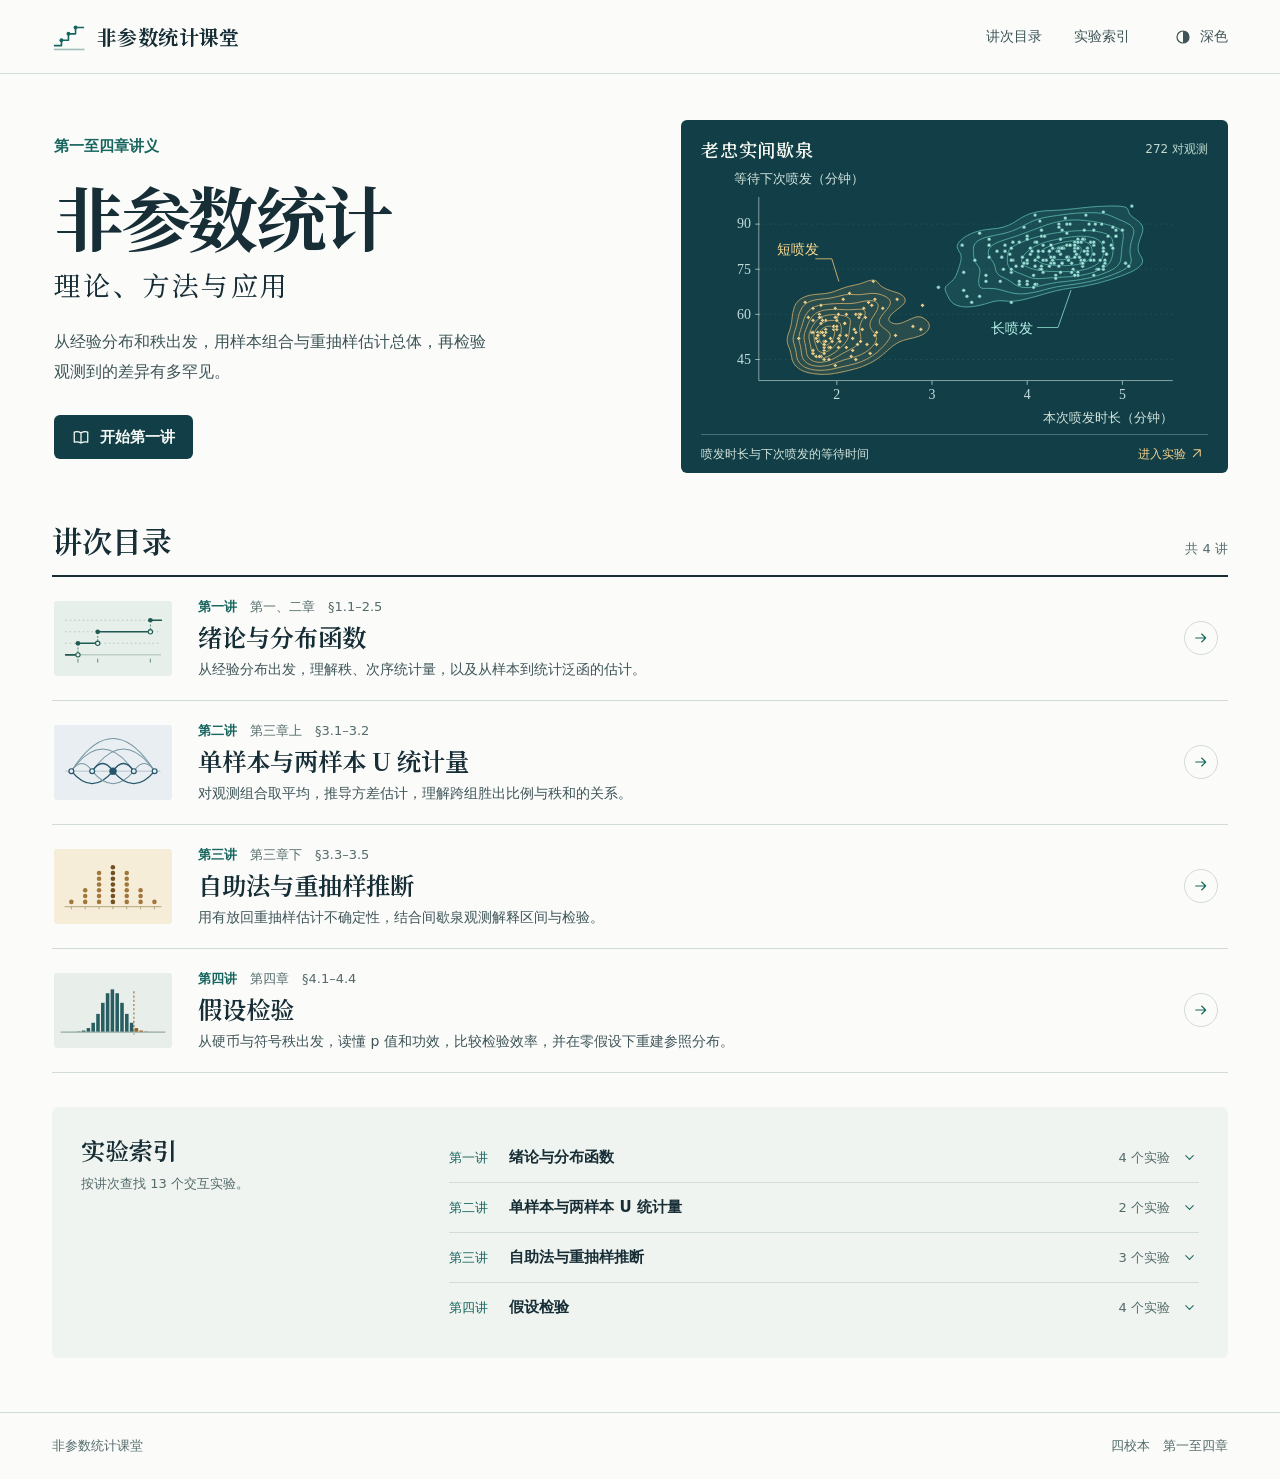
<file: index.html>
<!doctype html><html lang="zh-CN"><head><meta charset="utf-8"><meta name="viewport" content="width=device-width,initial-scale=1"><title>课程首页 · 非参数统计课堂</title><script>try{document.documentElement.dataset.theme=localStorage.getItem("nonparam-course-theme")||"light"}catch(e){}</script><link rel="stylesheet" href="assets/type/type.css"><link rel="stylesheet" href="assets/course.css"><link rel="stylesheet" href="assets/edition.css"><link rel="stylesheet" href="assets/cover.css"></head><body data-page="home"><a class="skip" href="#lectures">跳至课程目录</a>
<header class="mast"><div class="margin mast-inside"><a class="brand" href="index.html"><span class="brandmark"><svg viewBox="0 0 37 33" aria-hidden="true" fill="none"><g stroke="currentColor" stroke-width="1.7" stroke-linejoin="round"><path d="M2 26.2h8v-5.7h7.4v-6.8h7.5V7h9"/><path d="M2 30.2h32.3" opacity=".4"/></g><g fill="currentColor"><circle cx="10" cy="20.4" r="2.1"/><circle cx="17.4" cy="13.7" r="2.1"/><circle cx="24.9" cy="7" r="2.1"/></g></svg></span>非参数统计课堂</a><nav aria-label="课程导航"><a href="#lectures">讲次目录</a><a href="#experiments">实验索引</a><button class="theme" type="button" data-theme aria-label="切换深浅主题"><svg class="icon" aria-hidden="true" viewBox="0 0 24 24" fill="none" stroke="currentColor" stroke-width="1.65" stroke-linecap="round" stroke-linejoin="round"><circle cx="12" cy="12" r="8"/><path d="M12 4a8 8 0 0 1 0 16z" fill="currentColor" stroke="none"/></svg><span class="theme-label">深色</span></button></nav></div></header>
<main class="margin atlas"><section class="cover" aria-labelledby="course-name"><div class="cover-intro"><p class="coverage">第一至四章讲义</p><h1 id="course-name">非参数统计</h1><p class="book-subtitle">理论、方法与应用</p><p class="course-intro">从经验分布和秩出发，用样本组合与重抽样估计总体，再检验观测到的差异有多罕见。</p><div class="cover-actions"><a class="read-first" href="lec1.html"><svg class="icon" aria-hidden="true" viewBox="0 0 24 24" fill="none" stroke="currentColor" stroke-width="1.65" stroke-linecap="round" stroke-linejoin="round"><path d="M3 5.4c3.4-1.2 6.1-.7 9 1.1 2.9-1.8 5.6-2.3 9-1.1v13.4c-3.1-.9-6-.4-9 1.3-3-1.7-5.9-2.2-9-1.3zM12 6.8v13"/></svg>开始第一讲</a></div></div>
<figure class="study-plate"><div class="plate-top"><span>老忠实间歇泉</span><span>272 对观测</span></div><img width="530" height="307" src="assets/faithful-plate.svg" alt="老忠实间歇泉的 272 对观测。短喷发后等待约 55 分钟，长喷发后约 80 分钟。"><figcaption><span>喷发时长与下次喷发的等待时间</span><a href="lec3.html#lab-faithful">进入实验<svg class="icon" aria-hidden="true" viewBox="0 0 24 24" fill="none" stroke="currentColor" stroke-width="1.65" stroke-linecap="round" stroke-linejoin="round"><path d="M7 17 18 6M8 6h10v10"/></svg></a></figcaption></figure></section>
<section id="lectures" class="contents"><div class="section-cap"><h2>讲次目录</h2><span>共 4 讲</span></div><ol class="lesson-list"><li><a href="lec1.html" class="lesson-entry">
    <img src="assets/vignette-1.svg" class="vignette" width="126" height="78" alt="">
    <div class="entry-text"><div class="entry-range"><span>第一讲</span><span>第一、二章　§1.1–2.5</span></div><h3>绪论与分布函数</h3><p>从经验分布出发，理解秩、次序统计量，以及从样本到统计泛函的估计。</p></div>
    <span class="entry-go"><svg class="icon" aria-hidden="true" viewBox="0 0 24 24" fill="none" stroke="currentColor" stroke-width="1.65" stroke-linecap="round" stroke-linejoin="round"><path d="M4 12h15m-6-6 6 6-6 6"/></svg></span></a></li><li><a href="lec2.html" class="lesson-entry">
    <img src="assets/vignette-2.svg" class="vignette" width="126" height="78" alt="">
    <div class="entry-text"><div class="entry-range"><span>第二讲</span><span>第三章上　§3.1–3.2</span></div><h3>单样本与两样本 U 统计量</h3><p>对观测组合取平均，推导方差估计，理解跨组胜出比例与秩和的关系。</p></div>
    <span class="entry-go"><svg class="icon" aria-hidden="true" viewBox="0 0 24 24" fill="none" stroke="currentColor" stroke-width="1.65" stroke-linecap="round" stroke-linejoin="round"><path d="M4 12h15m-6-6 6 6-6 6"/></svg></span></a></li><li><a href="lec3.html" class="lesson-entry">
    <img src="assets/vignette-3.svg" class="vignette" width="126" height="78" alt="">
    <div class="entry-text"><div class="entry-range"><span>第三讲</span><span>第三章下　§3.3–3.5</span></div><h3>自助法与重抽样推断</h3><p>用有放回重抽样估计不确定性，结合间歇泉观测解释区间与检验。</p></div>
    <span class="entry-go"><svg class="icon" aria-hidden="true" viewBox="0 0 24 24" fill="none" stroke="currentColor" stroke-width="1.65" stroke-linecap="round" stroke-linejoin="round"><path d="M4 12h15m-6-6 6 6-6 6"/></svg></span></a></li><li><a href="lec4.html" class="lesson-entry">
    <img src="assets/vignette-4.svg" class="vignette" width="126" height="78" alt="">
    <div class="entry-text"><div class="entry-range"><span>第四讲</span><span>第四章　§4.1–4.4</span></div><h3>假设检验</h3><p>从硬币与符号秩出发，读懂 p 值和功效，比较检验效率，并在零假设下重建参照分布。</p></div>
    <span class="entry-go"><svg class="icon" aria-hidden="true" viewBox="0 0 24 24" fill="none" stroke="currentColor" stroke-width="1.65" stroke-linecap="round" stroke-linejoin="round"><path d="M4 12h15m-6-6 6 6-6 6"/></svg></span></a></li></ol></section>
<section id="experiments" class="experiments"><div class="experiment-intro"><h2>实验索引</h2><p>按讲次查找 13 个交互实验。</p></div><div class="experiment-register"><details class="experiment-group"><summary><span class="group-no">第一讲</span><span class="group-name">绪论与分布函数</span><span class="group-count">4 个实验</span><svg class="icon" aria-hidden="true" viewBox="0 0 24 24" fill="none" stroke="currentColor" stroke-width="1.65" stroke-linecap="round" stroke-linejoin="round"><path d="m6 9 6 6 6-6"/></svg></summary><div class="experiment-links"><a href="lec1.html#lab-edf">阈值移动时，哪一级台阶会跳？</a><a href="lec1.html#lab-dkw">要保证误差不超过 0.10，需要多少个观测？</a><a href="lec1.html#lab-rank">重复值的平均秩</a><a href="lec1.html#lab-plugin">一个极端值会改变哪些估计？</a></div></details><details class="experiment-group"><summary><span class="group-no">第二讲</span><span class="group-name">单样本与两样本 U 统计量</span><span class="group-count">2 个实验</span><svg class="icon" aria-hidden="true" viewBox="0 0 24 24" fill="none" stroke="currentColor" stroke-width="1.65" stroke-linecap="round" stroke-linejoin="round"><path d="m6 9 6 6 6-6"/></svg></summary><div class="experiment-links"><a href="lec2.html#u-pairs">成对拆解样本方差</a><a href="lec2.html#u-cross">逐格比较：从胜出比例读到秩和</a></div></details><details class="experiment-group"><summary><span class="group-no">第三讲</span><span class="group-name">自助法与重抽样推断</span><span class="group-count">3 个实验</span><svg class="icon" aria-hidden="true" viewBox="0 0 24 24" fill="none" stroke="currentColor" stroke-width="1.65" stroke-linecap="round" stroke-linejoin="round"><path d="m6 9 6 6 6-6"/></svg></summary><div class="experiment-links"><a href="lec3.html#lab-resample">重抽样实验：同一组数据可以产生多少种估计？</a><a href="lec3.html#lab-faithful">间歇泉：改变短喷发与长喷发的分界</a><a href="lec3.html#lab-multiplier">乘数实验：零假设移动时，哪一条分布保持固定？</a></div></details><details class="experiment-group"><summary><span class="group-no">第四讲</span><span class="group-name">假设检验</span><span class="group-count">4 个实验</span><svg class="icon" aria-hidden="true" viewBox="0 0 24 24" fill="none" stroke="currentColor" stroke-width="1.65" stroke-linecap="round" stroke-linejoin="round"><path d="m6 9 6 6 6-6"/></svg></summary><div class="experiment-links"><a href="lec4.html#lab4-power">同一条拒绝规则，在不同总体中多常触发？</a><a href="lec4.html#lab4-are">同样的局部功效，需要多少个观测？</a><a href="lec4.html#lab4-perm">固定四个读数，究竟有几种分组比眼前的结果更极端？</a><a href="lec4.html#lab4-likelihood">同一组二项数据，三种检验何时跨过临界线？</a></div></details></div></section></main>
<footer class="folio"><div class="margin"><span>非参数统计课堂</span><span>四校本　第一至四章</span></div></footer><script src="assets/shared.js"></script></body></html>
</file>
<file: assets/type/type.css>
@font-face {
  font-family: 'Course Song';
  src: url('course-song.woff2') format('woff2');
  font-weight: 200 900;
  font-style: normal;
  font-display: swap;
}
</file>
<file: assets/course.css>
:root{color-scheme:light;--bg:#f4f6fa;--surface:#fff;--panel:#f7f9fd;--ink:#17283e;--soft:#475a70;--muted:#63748b;--line:#dce3ed;--blue:#225db7;--accent:#245fbc;--pale:#eaf2ff;--tint:#f0f5ff;--teal:#13736c;--green-bg:#e8f6f2;--violet:#6653a3;--shadow:0 2px 6px rgba(27,50,83,.045);--head:'Segoe UI','Microsoft YaHei UI','Microsoft YaHei',system-ui,sans-serif;--mono:Consolas,'Courier New',monospace}
:root[data-theme=dark]{color-scheme:dark;--bg:#101822;--surface:#182433;--panel:#1b2a3c;--ink:#e1ebf6;--soft:#b7c6d6;--muted:#9aafc7;--line:#34465d;--blue:#8bb8ff;--accent:#a1c5ff;--pale:#24364e;--tint:#1c304b;--teal:#7bd1be;--green-bg:#1a393a;--violet:#c6b6f0;--shadow:none}
*{box-sizing:border-box}html{scroll-padding-top:22px}body{margin:0;background:var(--bg);color:var(--ink);font:15px/1.78 var(--head);-webkit-font-smoothing:antialiased}a{color:var(--blue);text-underline-offset:3px}button,input,select,textarea{font:inherit}button,select{cursor:pointer}button:focus-visible,a:focus-visible,input:focus-visible,select:focus-visible,textarea:focus-visible,summary:focus-visible{outline:3px solid #d28918;outline-offset:3px}[hidden]{display:none!important}button{color:var(--ink);background:var(--surface);border:1px solid var(--line);border-radius:7px;padding:5px 12px}button:hover{border-color:var(--blue)}.skip{position:fixed;z-index:99;top:-80px;left:14px;padding:8px;background:var(--surface)}.skip:focus{top:10px}.brandmark{height:32px;width:32px;display:inline-grid;place-items:center;background:#2055a5;border-radius:8px;color:white;flex:none}.brandmark svg{width:22px;height:22px}.brand{display:inline-flex;align-items:center;gap:10px;color:var(--ink);font-size:17px;font-weight:720;text-decoration:none;white-space:nowrap}.topbar{background:var(--surface);border-bottom:1px solid var(--line)}.topinner,.home,.homefoot{max-width:1200px;margin:auto;padding-inline:36px}.topinner{height:65px;display:flex;align-items:center;justify-content:space-between}.toplinks{display:flex;align-items:center;gap:25px}.toplinks a{font-size:14px;font-weight:600;color:var(--soft);text-decoration:none}.toplinks a:hover{color:var(--blue)}.theme{font-size:13px;padding:4px 12px}.theme span{font-size:16px;margin-right:2px}.home{padding-top:30px;padding-bottom:45px}.hero{display:grid;grid-template-columns:1fr .88fr;align-items:center;min-height:266px;position:relative;background:linear-gradient(108deg,var(--surface) 28%,var(--tint));border:1px solid var(--line);border-radius:14px;overflow:hidden;box-shadow:var(--shadow)}.hero-text{padding:29px 10px 31px 36px;z-index:1}.hero h1{font-size:clamp(36px,4.5vw,56px);line-height:1.22;margin:0 0 8px;font-weight:750;letter-spacing:-.035em}.hero .subtitle{margin:0;font-size:21px;color:var(--blue);font-weight:620;letter-spacing:.05em}.hero .intro{margin:11px 0 19px;color:var(--soft);font-size:15px}.primary{background:#245fb8;border:1px solid #245fb8;padding:8px 18px;color:white;border-radius:7px;text-decoration:none;font-weight:600;font-size:14px;display:inline-flex;align-items:center;gap:18px}.primary:hover{background:#184b99}.illustration{margin:10px 25px 10px 0;align-self:stretch;display:grid;place-items:center}.illustration svg{display:block;width:100%;max-width:430px;max-height:240px;overflow:visible;color:var(--blue)}.illustration text{font-family:var(--mono);fill:var(--muted)}.stats{display:grid;grid-template-columns:repeat(4,1fr);gap:12px;margin:16px 0 30px}.metric{background:var(--surface);border:1px solid var(--line);border-radius:11px;padding:10px 17px;display:flex;align-items:baseline;justify-content:space-between;gap:8px}.metric span{font-size:13px;color:var(--muted)}.metric b{font-size:20px;font-variant-numeric:tabular-nums}.sectionhead{display:flex;align-items:center;gap:16px;margin:26px 0 13px}.sectionhead h2{font-size:21px;line-height:1.4;margin:0;letter-spacing:-.02em}.sectionhead:after{content:'';height:1px;background:var(--line);flex:1}.catalog{display:grid;grid-template-columns:repeat(3,minmax(0,1fr));gap:15px}.coursecard{display:flex;flex-direction:column;background:var(--surface);border:1px solid var(--line);box-shadow:var(--shadow);border-radius:12px;padding:19px 20px 14px;text-decoration:none;color:var(--ink);position:relative;transition:border-color .15s,transform .15s}.coursecard:hover{border-color:var(--blue);transform:translateY(-2px)}.cardmeta{display:flex;justify-content:space-between;align-items:center;color:var(--muted);font-size:12px}.lecnum,.kicker{font:700 12px/1.6 var(--mono);color:var(--blue);letter-spacing:.04em}.cardrule{width:30px;height:3px;margin:20px 0 9px;border:0;border-radius:2px;background:var(--blue)}.coursecard:nth-child(2) .cardrule{background:var(--teal)}.coursecard:nth-child(3) .cardrule{background:var(--violet)}.coursecard h3{font-size:21px;margin:0 0 7px;line-height:1.5}.coursecard p{color:var(--soft);font-size:14px;line-height:1.7;margin:0 0 19px;flex:1}.cardfoot{border-top:1px solid var(--line);padding-top:11px;display:flex;justify-content:space-between;align-items:center;color:var(--muted);font-size:12px}.cardfoot b{color:var(--blue);font-size:18px}.labs-index{border:1px solid var(--line);border-radius:12px;background:var(--surface);overflow:hidden}.labs-index details+details{border-top:1px solid var(--line)}.labs-index summary{display:flex;justify-content:space-between;align-items:center;padding:14px 20px;cursor:pointer;list-style:none;font-weight:600}.labs-index summary::-webkit-details-marker{display:none}.labs-index summary b{color:var(--blue);font:700 12px var(--mono);margin-right:13px}.labs-index summary small{color:var(--muted);font-weight:400}.labs-index details[open] summary{background:var(--panel)}.lablinks{display:grid;grid-template-columns:repeat(2,minmax(0,1fr));padding:8px 20px 15px;gap:4px 20px}.lablinks a{padding:6px 0;text-decoration:none;font-size:14px}.lablinks a:hover{text-decoration:underline}.homefoot{padding-block:18px 30px;color:var(--muted);border-top:1px solid var(--line);font-size:13px}
#sidebar{width:250px;position:fixed;inset:0 auto 0 0;background:var(--surface);border-right:1px solid var(--line);display:flex;flex-direction:column;z-index:8}.sidehead{padding:22px 18px 16px;border-bottom:1px solid var(--line)}.sidehead .brand{font-size:16px}.sidehead p{margin:15px 0 0;font-size:13px;color:var(--soft)}.sidehead .current{font:700 12px/1.7 var(--mono);color:var(--blue)}.toc{overflow:auto;flex:1;padding:12px 10px}.toc a{color:var(--soft);text-decoration:none;display:block;border-radius:6px;padding:6px 9px;font-size:13px;line-height:1.5}.toc .sub{font-size:12px;padding:4px 10px 4px 28px;color:var(--muted)}.toc a:hover,.toc a.active,.toc a[aria-current]{color:var(--blue);background:var(--pale)}.toc .section-link{margin-top:4px;font-weight:650}.sidefoot{padding:13px 16px;border-top:1px solid var(--line);display:flex;gap:8px;align-items:center;flex-wrap:wrap}.sidefoot a{font-size:12px;color:var(--soft);text-decoration:none}.sidefoot .theme{margin-left:auto}.readwrap{margin-left:250px;padding:25px clamp(18px,3vw,46px) 46px;min-width:0}#main{max-width:980px;margin:auto;min-width:0}.lesson-head,.module{border:1px solid var(--line);border-radius:12px;background:var(--surface);box-shadow:var(--shadow)}.lesson-head{padding:22px 27px 23px;border-top:3px solid var(--blue)}.lesson-head h1{font-size:clamp(23px,2.6vw,33px);line-height:1.4;margin:6px 0}.lesson-head .lead{color:var(--soft);margin:5px 0 14px}.lesson-stats{display:flex;gap:7px 16px;flex-wrap:wrap;color:var(--muted);font-size:12px}.lesson-stats b{color:var(--ink);margin-right:2px}.module{padding:22px 27px;margin-top:18px;scroll-margin-top:17px;min-width:0;overflow-wrap:break-word}.module h2{font-size:22px;line-height:1.5;margin:0 0 15px;padding-bottom:12px;border-bottom:1px solid var(--line)}.module h2 .section-tag{display:inline-block;padding:2px 9px;margin-right:10px;border-radius:6px;vertical-align:middle;color:var(--blue);background:var(--pale);font:700 14px/1.6 var(--mono)}.module h3{font-size:17px;line-height:1.55;margin:24px 0 7px}.module h4{font-size:15px;margin:14px 0 5px}.module p{margin:9px 0}.module ul,.module ol{padding-left:1.55em}.module :is(h3,h4,.lab,.quiz){scroll-margin-top:20px}.module .formula,.module .katex-display{max-width:100%;overflow-x:auto;overflow-y:hidden}.formula{background:var(--panel);border:0;border-radius:8px;text-align:center;padding:8px 10px;margin:13px 0}.formula .katex-display{margin:.35em 0}.example,.note{margin:14px 0;padding:12px 16px;border-left:3px solid var(--blue);background:var(--tint);border-radius:0 8px 8px 0}.note{border-left-color:var(--teal);background:var(--green-bg)}.lab,.quiz{min-width:0;margin:19px 0;padding:16px 19px;background:var(--surface);border:1px solid var(--line);border-radius:10px}.lab{border-top:3px solid var(--blue)}.lab h3:first-child,.quiz h3:first-child,.example h3:first-child,.note h3:first-child{margin-top:0}.lab h3{color:var(--blue)}.lab label{display:inline-block;margin:6px 12px 6px 0;color:var(--soft);font-size:14px}.lab input,.lab select,.lab textarea{color:var(--ink);background:var(--surface);border:1px solid var(--line);border-radius:5px;max-width:100%;padding:4px 8px}.lab input[type=range]{accent-color:var(--blue);padding:0;vertical-align:middle}.lab input[type=number]{width:6em}.lab svg,.lab canvas,.module img{max-width:100%;height:auto}.lab svg{color:var(--ink)}.lab .result{margin:12px 0 3px;background:var(--green-bg);border-radius:7px;padding:10px 12px;color:var(--ink);font-variant-numeric:tabular-nums}.quiz>button{display:block;max-width:100%;text-align:left;margin:6px 0}.module pre{overflow-x:auto;background:var(--panel);padding:10px;border-radius:6px}.module table{max-width:100%;border-collapse:collapse;font-size:14px}.module th,.module td{border:1px solid var(--line);padding:5px 9px}.module th{background:var(--panel)}.table-scroll{overflow-x:auto}.lesson-nav{display:flex;gap:12px;justify-content:space-between;max-width:980px;margin:17px auto 0}.lesson-nav a{color:var(--blue);font-size:14px;text-decoration:none;border:1px solid var(--line);background:var(--surface);border-radius:9px;padding:9px 14px}.sourcefoot{max-width:980px;margin:18px auto 0;color:var(--muted);font-size:12px}.reader-tools{position:fixed;bottom:18px;right:19px;display:flex;gap:5px;z-index:6}.reader-tools button{box-shadow:var(--shadow)}#deckToggle{background:#2055a5;color:white;border-color:#2055a5}.readwrap{padding-bottom:78px}#progress{height:3px;position:fixed;left:0;top:0;background:var(--blue);z-index:12;width:0;pointer-events:none}.mobilehead,#menuOverlay{display:none}
@media(max-width:1000px){.catalog{gap:10px}.coursecard{padding:15px}.coursecard h3{font-size:19px}.topinner,.home,.homefoot{padding-inline:24px}.hero{grid-template-columns:1fr .78fr}.hero-text{padding-left:27px}}
@media(max-width:900px){.mobilehead{position:sticky;top:0;background:var(--surface);border-bottom:1px solid var(--line);display:flex;gap:13px;align-items:center;height:53px;padding:6px 14px;z-index:7;color:var(--soft);font-size:13px}.mobilehead a{color:var(--ink);text-decoration:none;font-weight:650}.mobilehead #menuToggle{padding:4px 10px}.readwrap{margin-left:0;padding:14px 14px 74px}#sidebar{transform:translateX(-100%);transition:transform .15s;z-index:10}.menu-open #sidebar,#sidebar.open{transform:translateX(0)}#menuOverlay:not([hidden]){display:block;position:fixed;inset:0;background:#17283e66;border:0;border-radius:0;z-index:9}html{scroll-padding-top:60px}.module :is(h3,h4,.lab,.quiz),.module{scroll-margin-top:4px}.reader-tools{bottom:12px;right:12px}}
@media(max-width:740px){.hero{grid-template-columns:1fr .65fr}.hero .intro{font-size:14px}.illustration{margin-right:12px}.metric{padding:9px 12px}.coursecard p{font-size:13px}.cardmeta{display:block}.cardmeta .lecnum{display:block}.cardrule{margin-top:12px}.catalog{grid-template-columns:1fr}.cardmeta{display:flex}.coursecard h3{font-size:20px}.cardrule{display:none}.coursecard h3{margin-top:9px}.coursecard p{margin-bottom:10px}.stats{gap:8px;margin-bottom:21px}.sectionhead{margin-top:22px}}
@media(max-width:560px){.topinner,.home,.homefoot{padding-inline:15px}.topinner{height:55px}.toplinks{gap:10px}.toplinks a{display:none}.home{padding-top:14px}.hero{display:block}.hero-text{padding:22px 20px 0}.hero h1{font-size:35px}.hero .subtitle{font-size:18px}.hero .intro{margin:7px 0 12px}.illustration{margin:-4px 5px 8px 36px}.illustration svg{height:137px}.stats{grid-template-columns:repeat(2,1fr);margin-top:11px}.metric b{font-size:18px}.sectionhead h2{font-size:19px}.lesson-head,.module{padding:16px}.module h2{font-size:19px}.lab,.quiz{padding:12px 10px}.lablinks{grid-template-columns:1fr}.labs-index summary{padding:12px}.lesson-nav a{font-size:12px;padding:8px}.sidefoot .theme{display:block}.module ol,.module ul{padding-left:1.35em}.module{font-size:15px}.module .katex{font-size:1.09em}}
@media(prefers-reduced-motion:reduce){*{scroll-behavior:auto!important;transition:none!important}}
@media print{.topbar,.reader-tools,#sidebar,.mobilehead,#menuOverlay,.skip,.lesson-nav,#progress{display:none!important}.readwrap,.home{margin:0;padding:0}.module,.lesson-head,.coursecard{box-shadow:none}.module{border:0;padding:8px 0}.lab,.quiz{break-inside:avoid}body{background:white}}
.range{font-size:12px;color:var(--muted)}.module h2{display:flex;align-items:baseline;gap:0;flex-wrap:wrap}.pageref{margin-left:auto;font-size:11px;color:var(--muted);font-weight:450;text-decoration:none;white-space:nowrap}.pageref:hover{text-decoration:underline}.module figure{margin:12px 0}.module figcaption{font-size:12px;color:var(--muted)}.module details summary{cursor:pointer;color:var(--blue)}.module input[type=text]{min-width:0}.lab .controls{display:flex;align-items:center;gap:6px 8px;flex-wrap:wrap}@media(max-width:560px){.module h2 .pageref{display:none}}
</file>
<file: assets/edition.css>
:root{
  --paper:#fbfcfa;--bg:#fbfcfa;--surface:#fff;--panel:#f0f4f0;--ink:#172e36;--soft:#3e5457;--muted:#546b6b;
  --line:#d1dbd7;--blue:#17655e;--accent:#145955;--teal:#17655e;--green-bg:#eaf4ee;--pale:#e5f0ea;--tint:#f0f5f1;--violet:#705481;
  --sea:#123f47;--ochre:#f2c572;--shadow:none;
  --sans:"Segoe UI","PingFang SC","Microsoft YaHei UI","Microsoft YaHei",system-ui,sans-serif;
  --serif:"Course Song","Noto Serif CJK SC","Songti SC","STSong","SimSun",serif;
  --head:var(--sans);--mono:Consolas,monospace;
}
:root[data-theme=dark]{
  --paper:#132124;--bg:#132124;--surface:#1a2b2e;--panel:#213438;--ink:#e7efea;--soft:#c2d0c8;--muted:#a2b9b5;
  --line:#405252;--blue:#90d6c3;--accent:#9adfcd;--teal:#8bd1bf;--green-bg:#223d37;--pale:#29413c;--tint:#22353a;--violet:#c3b5d8;
}
body{color:var(--ink);background:var(--paper);font-family:var(--sans)}
.brand{gap:10px;font-family:var(--serif);font-weight:700;letter-spacing:.02em;font-size:20px}
.brandmark{width:35px;height:35px;border-radius:0;background:none;color:var(--teal)}
.brandmark svg{width:100%;height:100%}
.icon{display:inline-block;width:18px;height:18px;vertical-align:-.15em;flex:none}
.theme{display:inline-flex;gap:8px;align-items:center;justify-content:center;min-height:40px;padding:4px 12px;color:var(--soft);border:0;background:transparent;font:500 14px var(--sans);border-radius:5px}
.theme span{font:inherit;margin:0}.theme:hover{background:var(--pale);color:var(--ink)}
a[target="_blank"]>.icon{width:14px;height:14px;margin-left:3px}
a:focus-visible,button:focus-visible,select:focus-visible,input:focus-visible,summary:focus-visible{outline:3px solid var(--blue);outline-offset:3px}
#deckToggle,#menuToggle{display:inline-flex;align-items:center;justify-content:center;gap:7px}
@media(max-width:520px){.theme{min-height:44px;padding-inline:8px}}
</file>
<file: assets/cover.css>
body[data-page="home"]{font-size:16px;line-height:1.65}
.margin{width:min(1180px,calc(100% - 104px));margin-inline:auto}
.mast{border-bottom:1px solid var(--line);background:var(--paper)}
.mast-inside,.mast nav,.cover-actions,.section-cap,.plate-top,.study-plate figcaption,.folio>div{display:flex;align-items:center}
.mast-inside{height:73px;justify-content:space-between}
.mast nav{gap:32px;font-size:14px}.mast nav>a,.cover-actions>a,.study-plate a,.lesson-entry,.experiment-links a{text-decoration:none}
.mast nav>a{color:var(--soft);display:inline-flex;align-items:center;min-height:44px}
.mast nav>a:hover,.experiment-links a:hover{color:var(--blue);text-decoration:underline}
.mast .theme{padding-right:0}.mast .theme:hover{background:none}
.cover{display:grid;grid-template-columns:minmax(0,1fr) minmax(0,1fr);gap:7%;align-items:center;padding:46px 0 46px}
.cover-intro{padding-left:2px}.coverage{margin:0 0 16px;font-weight:600;color:var(--teal);font-size:15px}
.cover h1{font:700 clamp(50px,5.5vw,81px)/1.18 var(--serif);margin:0;letter-spacing:-.04em;text-wrap:balance}
.book-subtitle{font:450 clamp(22px,2.1vw,31px)/1.5 var(--serif);color:var(--ink);letter-spacing:.09em;margin:8px 0 21px}
.course-intro{max-width:27em;margin:0 0 27px;color:var(--soft);font-size:16px;line-height:1.9}
.cover-actions{gap:26px;flex-wrap:wrap}.cover-actions a{min-height:44px;display:inline-flex;align-items:center}
.read-first{border-radius:6px;padding:10px 18px;gap:10px;background:var(--sea);color:#f6faf6;font-weight:600;font-size:15px}
.read-first:hover{background:#1a5960}.read-first:active{background:#0e3439}
.study-plate{margin:0;color:#f8faf2;background:#123f47;border-radius:6px;padding:16px 20px 0;overflow:hidden}
[data-theme=dark] .study-plate{outline:1px solid #50817f}
[data-theme=dark] .read-first{color:#15382f;background:#9ddbc8}
.plate-top{justify-content:space-between;gap:12px;line-height:1.5}
.plate-top span:first-child{font:600 18px/1.55 var(--serif);letter-spacing:.04em}
.plate-top span:last-child{font:500 12px/1.6 var(--sans);color:#bfd8d0}
.study-plate img{display:block;width:100%;height:auto;max-height:267px;object-fit:contain;margin:0 auto 3px}
.study-plate figcaption{border-top:1px solid #477078;justify-content:space-between;gap:10px;min-height:38px;font-size:12px;line-height:1.5;color:#d4e6df}
.study-plate a{color:#f6d08b;display:inline-flex;align-items:center;flex-shrink:0;gap:3px;min-height:38px;padding-inline:4px}
.study-plate a:hover{text-decoration:underline}
.study-plate .icon{width:15px;height:15px}
.section-cap{justify-content:space-between;align-items:baseline;gap:10px;border-bottom:2px solid var(--ink);padding:0 0 14px}
.section-cap h2,.experiment-intro h2{font:650 30px/1.4 var(--serif);margin:0}
.section-cap>span,.entry-range,.group-no,.group-count,.experiment-intro p,.folio{font-size:13px;color:var(--muted)}
.lesson-list{margin:0;padding:0;list-style:none}
.lesson-list>li{border-bottom:1px solid var(--line)}
.lesson-entry{display:grid;grid-template-columns:118px minmax(0,1fr) 36px;align-items:center;gap:26px;padding:20px 8px 20px 2px;color:var(--ink)}
.vignette{width:118px;height:75px;object-fit:cover;border-radius:3px}
.entry-range{display:flex;flex-wrap:wrap;align-items:baseline;column-gap:13px;line-height:1.55}
.entry-range span:first-child{color:var(--teal);font-weight:650}
.entry-text h3{font:650 clamp(20px,1.9vw,27px)/1.5 var(--serif);margin:2px 0}
.entry-text p{margin:0;color:var(--soft);font-size:14px;line-height:1.6}
.entry-go{width:34px;height:34px;display:grid;place-items:center;border-radius:50%;border:1px solid var(--line);color:var(--teal)}
.entry-go svg{width:16px;height:16px}
.lesson-entry:hover .entry-text h3{text-decoration:underline;text-decoration-thickness:1px;text-underline-offset:5px}
.lesson-entry:hover .entry-go,.lesson-entry:focus-visible .entry-go{background:var(--teal);border-color:var(--teal);color:var(--surface)}
.experiments{display:grid;grid-template-columns:minmax(180px,1fr) minmax(0,2.4fr);gap:5%;margin:34px 0 54px;padding:26px 29px;background:var(--panel);border-radius:6px}
.experiment-intro h2{font-size:24px}.experiment-intro p{margin:7px 0}
.experiment-group{border-bottom:1px solid var(--line)}.experiment-group:last-child{border:0}
.experiment-group summary{list-style:none;cursor:pointer;display:grid;grid-template-columns:48px minmax(0,1fr) auto 17px;gap:12px;align-items:center;min-height:49px;padding:7px 0}
.experiment-group summary::-webkit-details-marker{display:none}
.group-name{font-size:15px;font-weight:600}.group-no{color:var(--teal)}.group-count{white-space:nowrap}
.experiment-group summary>svg{width:15px;height:15px;color:var(--teal);transition:transform .15s ease}
.experiment-group[open] summary>svg{transform:rotate(180deg)}
.experiment-links{padding:0 0 10px 60px}.experiment-links a{display:block;padding:6px 0;color:var(--teal);font-size:14px}
.folio{border-top:1px solid var(--line)}.folio>div{justify-content:space-between;gap:16px;min-height:66px}
@media(max-width:960px){
  .margin{width:calc(100% - 64px)}.cover{gap:5%;padding-block:32px}.study-plate{padding-inline:13px}.lesson-entry{gap:20px;grid-template-columns:104px minmax(0,1fr) 30px}.vignette{width:104px;height:68px}.entry-text p{font-size:13px}
}
@media(max-width:720px){
  .margin{width:calc(100% - 40px)}.mast-inside{height:58px}.mast nav{gap:12px}.mast .brand{font-size:18px}.mast .brandmark{height:28px;width:28px}
  .cover{grid-template-columns:1fr;gap:23px;padding:28px 0}.cover-intro{padding-left:0}.coverage{margin-bottom:8px;font-size:13px}.cover h1{font-size:52px}.book-subtitle{font-size:23px;margin:4px 0 10px}.course-intro{font-size:15px;line-height:1.75;margin-bottom:15px;max-width:31em}
  .study-plate img{max-height:230px}.study-plate{padding:11px 14px 0}.plate-top span:first-child{font-size:17px}
  .section-cap{padding-bottom:9px}.section-cap h2{font-size:26px}
  .lesson-entry{grid-template-columns:78px minmax(0,1fr) 21px;gap:14px;padding-block:15px}.vignette{width:78px;height:64px;object-fit:contain}
  .entry-go{width:20px;height:26px;border:0}.entry-range{font-size:12px;column-gap:9px}.entry-text h3{font-size:20px}.entry-text p{line-height:1.55}
  .experiments{display:block;padding:17px 16px;margin:24px 0 36px}.experiment-intro{margin-bottom:7px}.experiment-intro p{margin:3px 0}.experiment-group summary{gap:8px}
}
@media(max-width:520px){
  .mast nav a{display:none}.cover-actions{gap:19px}.study-plate img{max-height:none}.experiment-links{padding-left:0}.experiment-links a{min-height:42px}.group-count{font-size:12px}.experiment-group summary{grid-template-columns:40px minmax(0,1fr) 16px}.group-count{display:none}
  .entry-range{line-height:1.6}.entry-text h3{font-size:19px}.entry-text p{font-size:13px}.entry-go{display:none}.lesson-entry{grid-template-columns:69px minmax(0,1fr);gap:13px;padding-inline:0}.vignette{width:69px;height:58px}.folio>div{min-height:54px;font-size:12px}
}
@media(max-width:365px){.margin{width:calc(100% - 28px)}.cover h1{font-size:46px}.entry-range span+span{font-size:11px}.study-plate figcaption{font-size:11px}}
@media(prefers-reduced-motion:reduce){.experiment-group summary>svg{transition:none}}
@media print{.mast nav,.cover-actions,.entry-go,.theme{display:none}.margin{width:100%}.cover{break-inside:avoid}.study-plate{print-color-adjust:exact}.lesson-entry{break-inside:avoid}}
@media(max-width:720px){.study-plate a{min-height:44px}}
</file>
